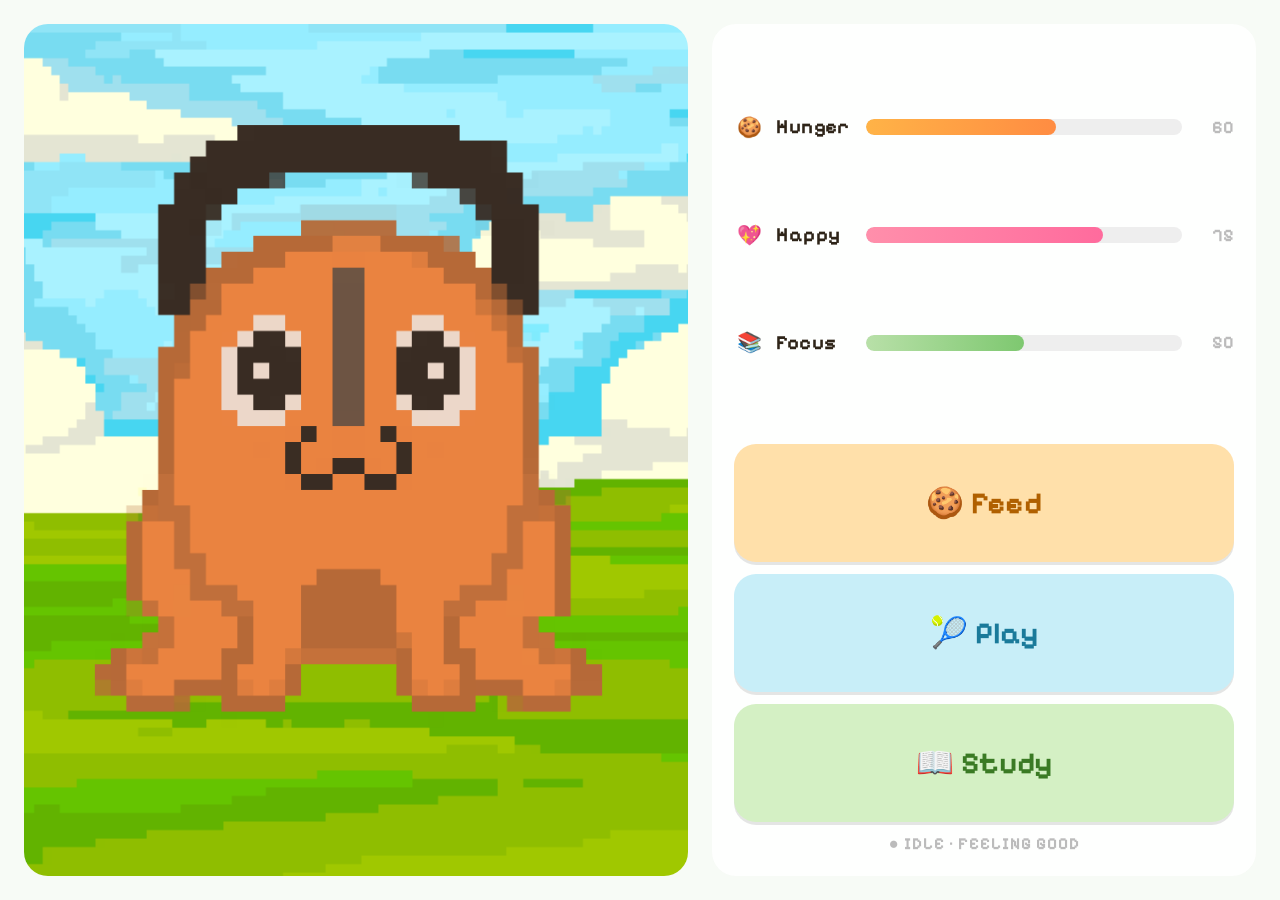
<file: index.html>
<!DOCTYPE html>
<html lang="en">
<head>
    <meta charset="UTF-8">
    <meta name="viewport" content="width=device-width, initial-scale=1.0">
    <link href="https://fonts.googleapis.com/css2?family=Pixelify+Sans:wght@400;700&display=swap" rel="stylesheet">
    <title>Pochita — Your Study Buddy 🐣</title>
    <link rel="stylesheet" href="style.css">
</head>
<body>
    <div class="app">
        <div class="left">
            <div class="scene" id="scene">

                <!-- PET -->
                <div class="pet-wrap">
                    <div class="pet" id="pet" onclick="petTap()"></div>
                </div>

            </div>
        </div>
        <div class="right">
            <div class="panel">
                <div class="panel-main">
                    <!-- STATS -->
                    <div class="stats">
                        <div class="stat-row">
                            <div class="stat-icon">🍪</div>
                            <div class="stat-label">Hunger</div>
                            <div class="bar-track"><div class="bar-fill hunger" id="bar-hunger" style="width:60%"></div></div>
                            <div class="stat-val" id="val-hunger">60</div>
                        </div>
                        <div class="stat-row">
                            <div class="stat-icon">💖</div>
                            <div class="stat-label">Happy</div>
                            <div class="bar-track"><div class="bar-fill happy" id="bar-happy" style="width:75%"></div></div>
                            <div class="stat-val" id="val-happy">75</div>
                        </div>
                        <div class="stat-row">
                            <div class="stat-icon">📚</div>
                            <div class="stat-label">Focus</div>
                            <div class="bar-track"><div class="bar-fill focus" id="bar-focus" style="width:50%"></div></div>
                            <div class="stat-val" id="val-focus">50</div>
                        </div>
                    </div>

                    <!-- ACTIONS -->
                    <div class="actions">
                        <button class="action-btn btn-feed"  onclick="doAction('feed')">🍪 Feed</button>
                        <button class="action-btn btn-play"  onclick="doAction('play')">🎾 Play</button>
                        <button class="action-btn btn-study" onclick="doAction('study')">📖 Study</button>
                    </div>
                </div>

                <div class="status-tag" id="status-tag">● Idle · feeling good</div>

                <div class="study-screen" id="study-screen">
                    <div class="study-title">Pomodoro Timer</div>
                    <div class="study-phase" id="pomodoro-phase">Focus Session</div>
                    <div class="study-time" id="pomodoro-time">25:00</div>
                    <div class="study-controls">
                        <button class="study-btn" onclick="startPomodoro()">Start</button>
                        <button class="study-btn" onclick="pausePomodoro()">Pause</button>
                        <button class="study-btn" onclick="resetPomodoro()">Reset</button>
                    </div>
                    <button class="study-back-btn" onclick="exitStudyMode()">Back</button>
                </div>

            </div>
        </div>
    </div>
    <script src="index.js"></script>
</body>
</html>
</file>
<file: style.css>
:root {
  --sky: #d6eaff;
  --sky-deep: #aed4f5;
  --ground: #c8e6b0;
  --ground-dark: #a8cc90;
  --cloud: #ffffff;
  --night: #1a2540;
  --night2: #2a3a60;
  --star: #ffe57a;
  --body-col: #fde8c8;
  --cheek: #f5b8b8;
  --eye: #2e2418;
  --accent: #ff8fab;
  --btn-feed: #ffb347;
  --btn-play: #7ec8e3;
  --btn-study: #b8e0a8;
  --ink: #2e2418;
  --panel: rgba(255,255,255,0.85);
  --shadow: 0 8px 32px rgba(46,36,24,0.13);

  /* Fonts */
  --font-family-main: "Pixelify Sans", sans-serif;
  --font-size-large: 1.75rem;
  --font-size-medium: 1.5635rem;

  /* Images */
  --image-path-background: url('assets/background.png');
}

* { margin:0; padding:0; box-sizing:border-box; }

/* Page base */
body{
  margin: 0;
  font-family: var(--font-family-main);
  background: #f7fbf6;
}

/* Two-column app layout */
.app{
  min-height: 100vh;
  display: grid;
  grid-template-columns: 1.1fr 0.9fr; /* left bigger than right */
  gap: 24px;
  padding: 24px;
  box-sizing: border-box;
  align-items: stretch;
}

/* Left and right panels */
.left, .right{
  display: flex;
  align-items: stretch;
}

/* Make scene fill the left side like an “image” */
.left .scene{
  width: 100%;
  height: 100%;
  min-height: 520px;
  border-radius: 24px;
  overflow: hidden;
}

/* Make panel fill the right side */
.right .panel{
  width: 100%;
  height: 100%;
  border-radius: 24px;
  overflow: auto;
}

/* Mobile: stack */
@media (max-width: 900px){
  .app{
    grid-template-columns: 1fr;
  }
}

.scene{
  position: relative;
  width: 100%;
  height: 100%;
  background-image: var(--image-path-background);
  background-size: cover;
  background-position: center;
  background-repeat: no-repeat;
  overflow: hidden;
}

/* ── PET ── */
.pet-wrap {
  position: absolute;
  top: 50%;
  left: 50%;
  transform: translate(-50%, -50%);
  width: 60%;
  max-width: 340px;
  cursor: pointer;
}

.pet {
  width: 100%;
  aspect-ratio: 1;
  position: relative;
}

/* SVG hidden once images are loaded */
.pet svg { display: none; }

/* ── PANEL BELOW ── */
.panel {
  background: var(--panel);
  backdrop-filter: blur(12px);
  padding: 22px;
  display: flex;
  flex-direction: column;
  min-height: 100%;
}

/* name + level */
.pet-header {
  display: flex;
  align-items: center;
  justify-content: space-between;
  margin-bottom: 14px;
}

.pet-name {
  font-size: var(--font-size-large);
  font-weight: 800;
  color: var(--ink);
  letter-spacing: -0.5px;
}

.pet-name span {
  font-size: var(--font-size-medium);
  font-weight: 600;
  color: #aaa;
  margin-left: 6px;
  letter-spacing: 0;
}

.level-badge {
  background: var(--accent);
  color: white;
  font-size: var(--font-size-medium);
  font-weight: 800;
  padding: 4px 12px;
  border-radius: 20px;
  letter-spacing: 0.04em;
}

/* Right panel main split */
.panel-main {
  flex: 1;
  display: grid;
  grid-template-rows: 1fr 1fr;
  gap: 20px;
  min-height: 0;
}

/* STAT BARS */
.stats {
  display: flex;
  flex-direction: column;
  justify-content: space-evenly;
  gap: 14px;
  min-height: 0;
}

.stat-row {
  display: flex;
  align-items: center;
  gap: 12px;
}

.stat-icon { font-size: 20px; width: 30px; text-align: center; }

.stat-label {
  font-size: 1.25rem;
  font-weight: 700;
  color: var(--ink);
  width: 78px;
  letter-spacing: 0.02em;
}

.bar-track {
  flex: 1;
  height: 16px;
  background: #eee;
  border-radius: 10px;
  overflow: hidden;
}

.bar-fill {
  height: 100%;
  border-radius: 10px;
  transition: width 0.5s cubic-bezier(.34,1.56,.64,1);
}

.bar-fill.hunger  { background: linear-gradient(90deg, #ffb347, #ff8c42); }
.bar-fill.happy   { background: linear-gradient(90deg, #ff8fab, #ff6b9d); }
.bar-fill.focus   { background: linear-gradient(90deg, #b8e0a8, #7ec870); }

.stat-val {
  font-size: 1.1rem;
  font-weight: 700;
  color: #bbb;
  width: 40px;
  text-align: right;
}

/* ACTION BUTTONS */
.actions {
  display: grid;
  grid-template-columns: 1fr;
  gap: 12px;
  min-height: 0;
}

.action-btn {
  border: none;
  border-radius: 22px;
  padding: 18px 16px;
  font-family: var(--font-family-main);
  font-size: 1.9rem;
  font-weight: 800;
  cursor: pointer;
  display: flex;
  align-items: center;
  justify-content: center;
  gap: 6px;
  transition: transform 0.15s, box-shadow 0.15s, filter 0.15s;
  box-shadow: 0 3px 0 rgba(0,0,0,0.10);
  letter-spacing: 0.02em;
}

.action-btn:hover { transform: translateY(-2px); box-shadow: 0 5px 0 rgba(0,0,0,0.10); }
.action-btn:active { transform: translateY(1px); box-shadow: 0 1px 0 rgba(0,0,0,0.10); }
.action-btn:disabled { filter: grayscale(0.5) opacity(0.6); cursor: default; transform: none; }

.btn-feed  { background: #ffe0aa; color: #b06000; }
.btn-play  { background: #c8eef8; color: #1a7a9a; }
.btn-study { background: #d4f0c4; color: #3a7a24; }

.actions.drag-mode {
  display: flex;
  align-items: stretch;
  justify-content: stretch;
  gap: 0;
}

.drag-slot {
  display: flex;
  align-items: center;
  justify-content: center;
  width: 100%;
  height: 100%;
}

.action-draggable {
  width: min(100%, 280px);
  height: auto;
  max-height: 100%;
  cursor: grab;
  user-select: none;
  -webkit-user-drag: element;
  object-fit: contain;
}

.action-draggable:active {
  cursor: grabbing;
}

.pet.feed-drop-active {
  outline: 4px dashed rgba(255, 179, 71, 0.8);
  outline-offset: 8px;
  border-radius: 16px;
}

/* status tag */
.status-tag {
  text-align: center;
  margin-top: 12px;
  font-size: 1.05rem;
  font-weight: 700;
  color: #bbb;
  letter-spacing: 0.06em;
  text-transform: uppercase;
}

.study-screen {
  display: none;
  flex: 1;
  min-height: 0;
  border-radius: 22px;
  background: linear-gradient(180deg, #fff7e8 0%, #f7fbf6 100%);
  border: 2px solid rgba(176, 96, 0, 0.15);
  padding: 22px;
  align-items: center;
  justify-content: center;
  flex-direction: column;
  gap: 16px;
}

.panel.study-active .panel-main,
.panel.study-active .status-tag {
  display: none;
}

.panel.study-active .study-screen {
  display: flex;
}

.study-title {
  font-size: 1.3rem;
  font-weight: 800;
  color: #a55a00;
  letter-spacing: 0.04em;
  text-transform: uppercase;
}

.study-phase {
  font-size: 1rem;
  font-weight: 700;
  color: #7a6a55;
}

.study-time {
  font-size: 4.2rem;
  font-weight: 800;
  color: #2e2418;
  letter-spacing: 0.04em;
  line-height: 1;
}

.study-controls {
  width: 100%;
  display: grid;
  grid-template-columns: repeat(3, 1fr);
  gap: 10px;
}

.study-btn,
.study-back-btn {
  border: none;
  border-radius: 16px;
  padding: 12px 10px;
  font-family: var(--font-family-main);
  font-size: 1rem;
  font-weight: 800;
  cursor: pointer;
  box-shadow: 0 3px 0 rgba(0,0,0,0.10);
}

.study-btn {
  background: #ffe0aa;
  color: #7d4700;
}

.study-back-btn {
  width: 100%;
  background: #c8eef8;
  color: #1a7a9a;
}

@media (max-width: 900px){
  .panel-main {
    grid-template-rows: auto auto;
  }

  .stats {
    gap: 10px;
  }

  .bar-track {
    height: 14px;
  }

  .action-btn {
    font-size: 1.45rem;
    padding: 14px;
  }

  .action-draggable {
    width: min(100%, 220px);
  }
}

/* Heart/emoji particles */
.heart-particle {
  position: absolute;
  pointer-events: none;
  z-index: 10;
  transform: translate(-50%, -50%);
  animation: heart-burst 0.9s ease-out forwards;
}

.heart-particle img {
  width: 34px;
  height: 34px;
  display: block;
  object-fit: contain;
}

@keyframes heart-burst {
  0%   { opacity: 1; transform: translate(-50%, -50%) scale(0.5); }
  40%  { opacity: 1; transform: translate(calc(-50% + var(--dx) * 0.5), calc(-50% + var(--dy) * 0.5)) scale(1.3); }
  100% { opacity: 0; transform: translate(calc(-50% + var(--dx)), calc(-50% + var(--dy))) scale(0.8); }
}

/* xp bar */
.xp-row {
  display: flex;
  align-items: center;
  gap: 8px;
  margin-bottom: 14px;
}
.xp-label { font-size: 11px; font-weight: 700; color: #bbb; width: 24px; }
.xp-track { flex:1; height:6px; background:#eee; border-radius:3px; overflow:hidden; }
.xp-fill { height:100%; background: linear-gradient(90deg, #ffb347, #ff8fab); border-radius:3px; transition: width 0.8s cubic-bezier(.34,1.56,.64,1); }
.xp-next { font-size:11px; font-weight:700; color:#bbb; }
</file>
